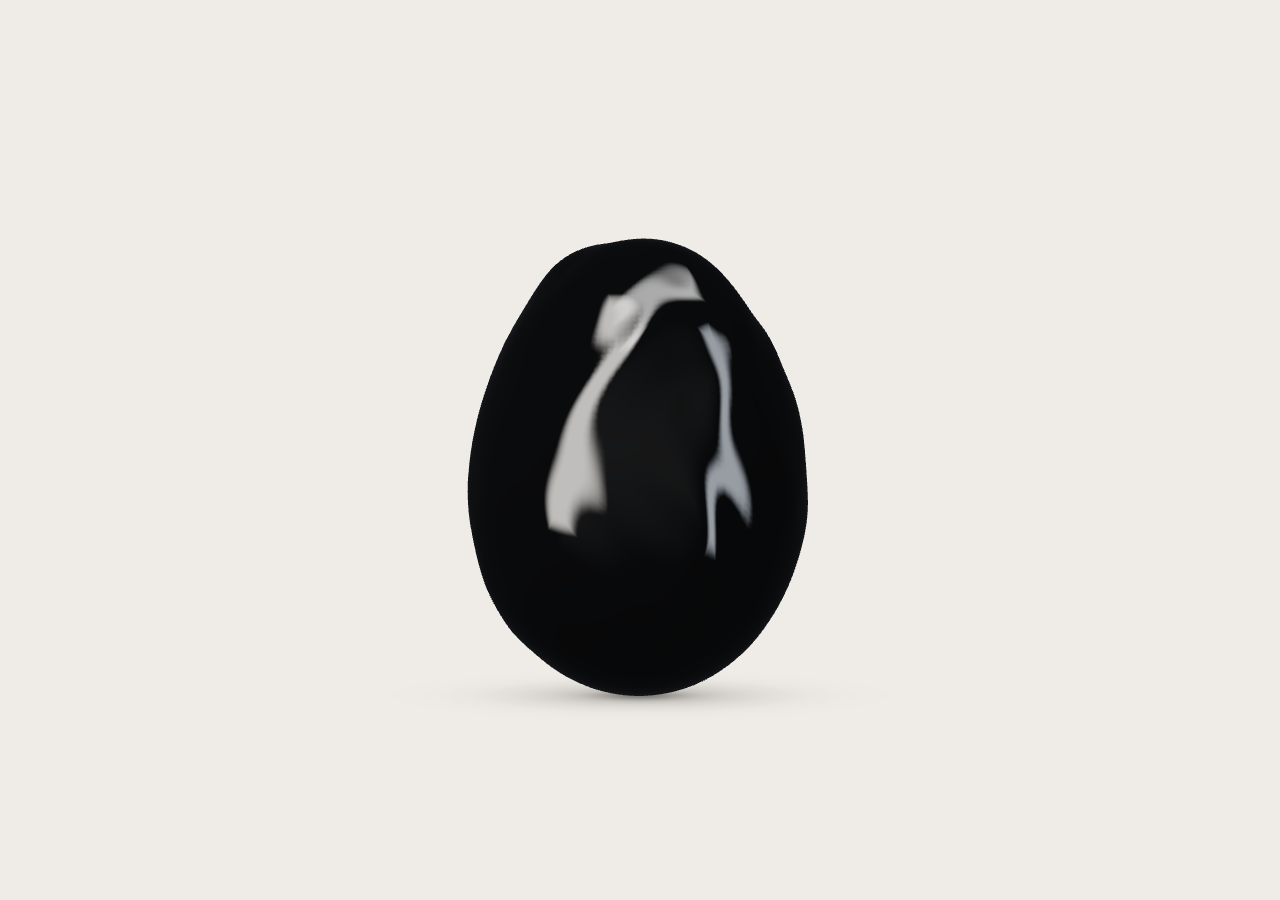
<file: demo.html>
<!doctype html>
<html lang="ko">
<head>
  <meta charset="UTF-8">
  <meta name="viewport" content="width=device-width, initial-scale=1.0">
  <title>Liquid Black Egg</title>

  <link rel="stylesheet" href="./css/demo.css">
  <script src="./js/demo.js" defer></script>
</head>

<body>
  <main class="egg-demo">
    <figure
      class="liquid-egg"
      id="liquid-egg"
      aria-label="바닥에 놓여 부화 직전처럼 미세하게 떨리는 검은 액체 질감의 타원형"
    >
      <div class="egg-fallback" aria-hidden="true"></div>

      <canvas class="egg-canvas" aria-hidden="true"></canvas>

    

      <figcaption class="egg-status" role="status"></figcaption>
    </figure>
  </main>
</body>
</html>
</file>
<file: css/demo.css>
:root {
  --egg-background: #efece7;
  --egg-text: #302e28;
}

* {
  box-sizing: border-box;
}

body {
  margin: 0;
  background: var(--egg-background);
  color: var(--egg-text);
  font-family: Arial, "Noto Sans KR", sans-serif;
}

.egg-demo {
  min-height: 100vh;
  min-height: 100svh;
  display: grid;
  place-items: center;
  padding: 24px;
}

.liquid-egg {
  position: relative;
  width: min(100%, 680px);
  aspect-ratio: 1 / 1;
  margin: 0;
  isolation: isolate;
}

.egg-canvas {
  position: absolute;
  inset: 0;
  display: block;
  width: 100%;
  height: 100%;
  opacity: 0;
  pointer-events: none;
}

.liquid-egg.is-ready .egg-canvas {
  opacity: 1;
}

.liquid-egg.is-ready .egg-fallback {
  display: none;
}

/* WebGL을 사용할 수 없을 때 표시하는 정지 형태 */
.egg-fallback {
  position: absolute;
  width: 48%;
  height: 65%;
  left: 26%;
  top: 17%;

  border-radius: 48% 48% 46% 46% / 55% 55% 45% 45%;

  background:
    radial-gradient(
      ellipse at 26% 25%,
      #8b8c8f 0%,
      #202124 13%,
      transparent 29%
    ),
    radial-gradient(
      ellipse at 85% 60%,
      #676a70 0%,
      #111214 13%,
      transparent 27%
    ),
    #030405;

  box-shadow: inset -8px -10px 20px #000;
}

.egg-fallback::after {
  content: "";
  position: absolute;
  z-index: -1;
  left: 9%;
  bottom: -3%;
  width: 82%;
  height: 7%;
  border-radius: 50%;
  background: #24211f;
  opacity: 0.3;
  filter: blur(12px);
}


.egg-status {
  position: absolute;
  inset: auto 0 0;
  text-align: center;
  font-size: 12px;
}

.egg-status:empty {
  display: none;
}

@media (max-width: 600px) {
  .egg-demo {
    padding: 12px;
  }
}
</file>
